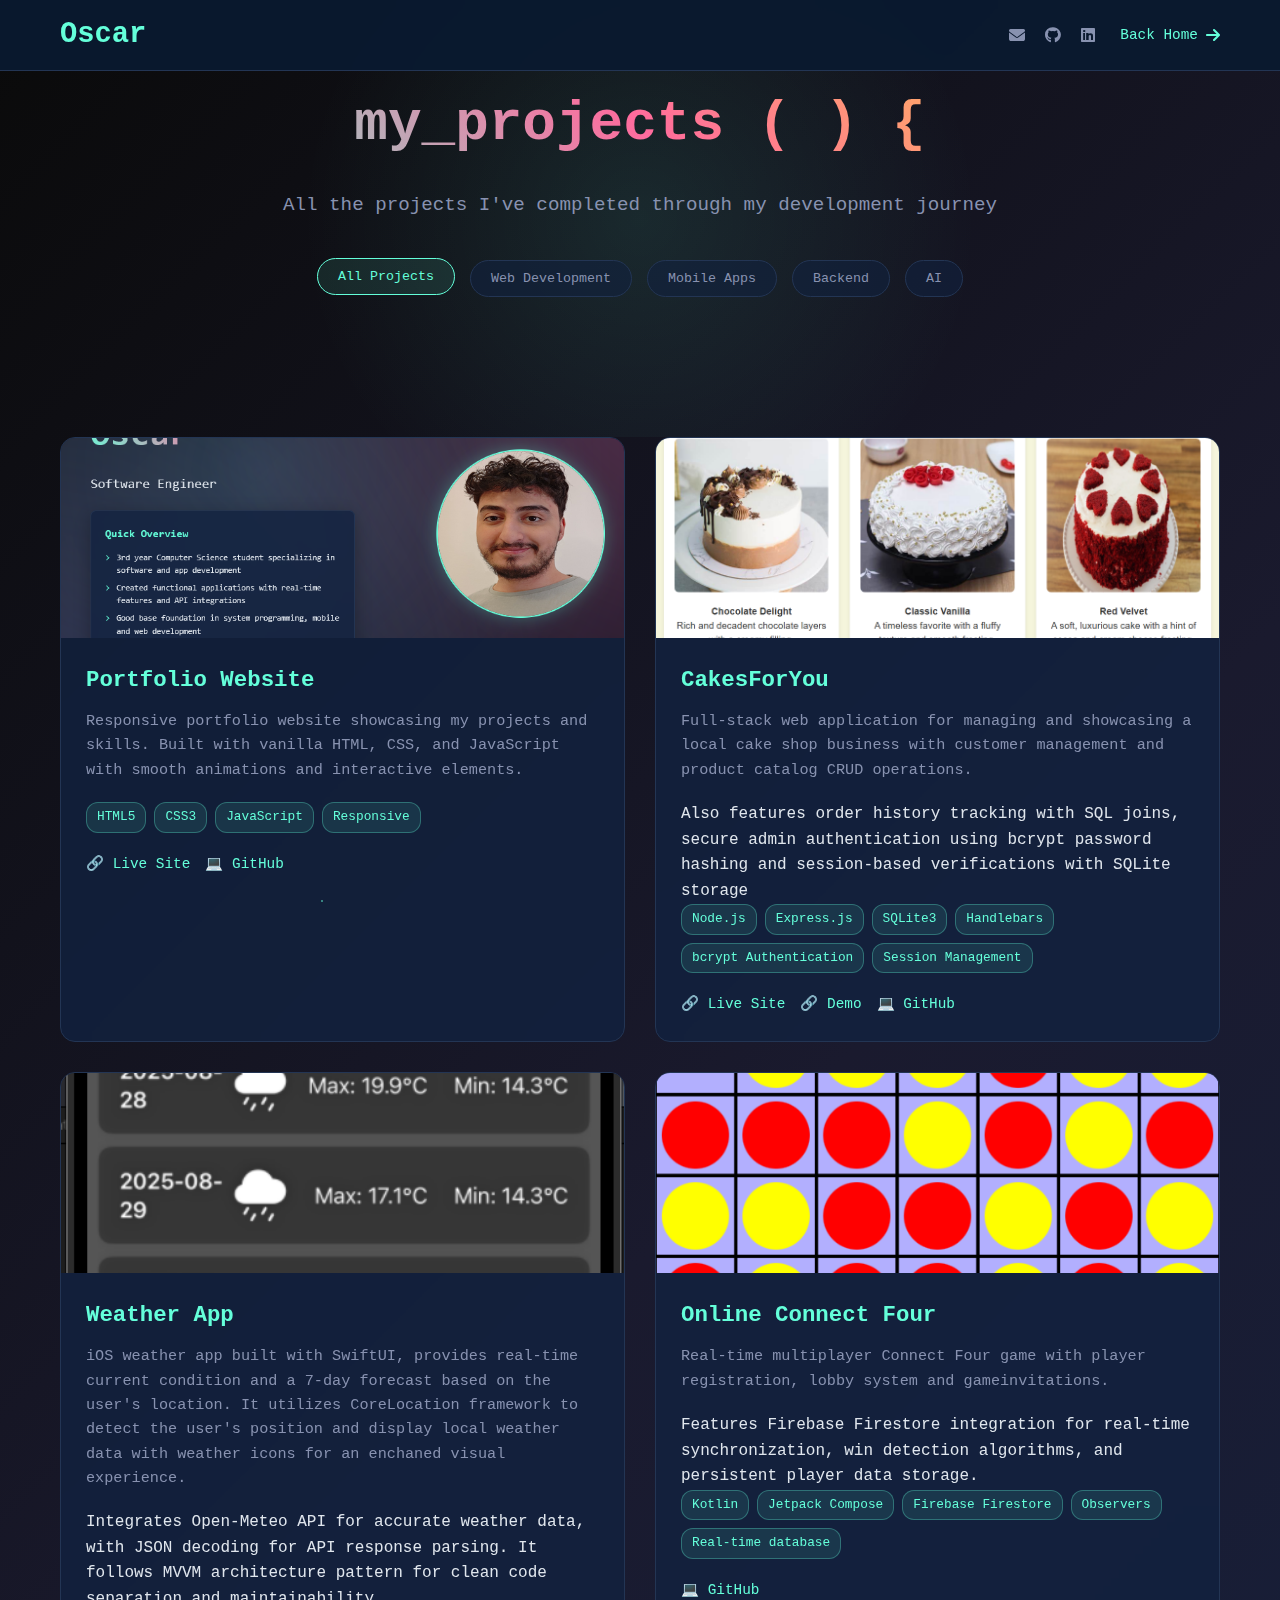
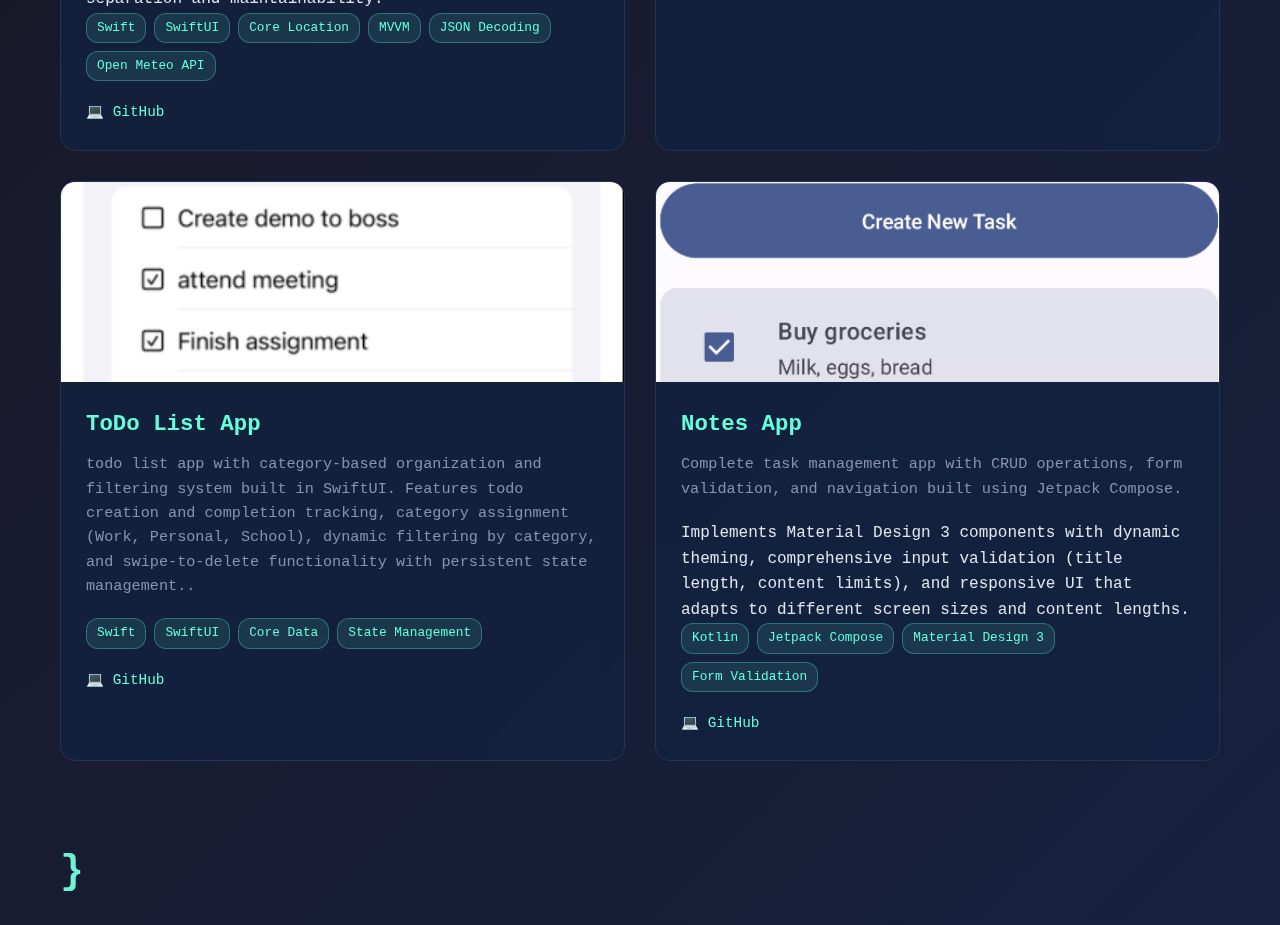
<file: projects.html>
<!DOCTYPE html>
<html lang="en">

<head>
    <meta charset="UTF-8">
    <meta name="viewport" content="width=device-width, initial-scale=1.0">
    <link rel="stylesheet" href="public/styles/projects.css">
       <link rel="stylesheet" href="https://cdnjs.cloudflare.com/ajax/libs/font-awesome/6.4.0/css/all.min.css">
    <title>Projects - Oscar's Portfolio</title>
</head>

<body>


    <nav class="nav">
        <div class="nav-container">
            <a href="index.html" class="logo">Oscar</a>
            <div class="nav-links">
                <div class="nav-contact">
                    <a href="mailto:asos.oscar@hotmail.com" class="contact-item">
                        <i class="fas fa-envelope"></i>
                    </a>
                    <a href="https://github.com/oscarassaf" class="contact-item" target="_blank">
                        <i class="fab fa-github"></i>
                    </a>
                    <a href="https://linkedin.com/in/" class="contact-item" target="_blank">
                        <i class="fab fa-linkedin"></i>
                    </a>
                </div>
               <a href="index.html" class="back-btn"> Back Home <i class="fas fa-arrow-right"></i>
                </a>
            </div>
        </div>
    </nav>

   

    <section class="projects-hero">
        <div class="container">
            <div class="hero-content fade-in">
                <h1 class="projects-title">my_projects ( ) {</h1>
                <p class="projects-subtitle">All the projects I've completed through my development journey</p>



                <div class="filter-container">
                    <!-- dropdown for mobile -->
                    <select class="filter-dropdown" id="mobileFilter">
                        <option value="all">All Projects</option>
                        <option value="web">Web Development</option>
                        <option value="mobile">Mobile Apps</option>
                        <option value="backend">Backend</option>
                        <option value="ai">AI</option>
                    </select>

                    <!-- buttons for desktop -->
                    <button class="filter-btn active" data-filter="all">All Projects</button>
                    <button class="filter-btn" data-filter="web">Web Development</button>
                    <button class="filter-btn" data-filter="mobile">Mobile Apps</button>
                    <button class="filter-btn" data-filter="backend">Backend</button>
                    <button class="filter-btn" data-filter="ai">AI</button>
                </div>
            </div>
        </div>
    </section>

    <section class="projects-section">
        <div class="container">
            <div class="projects-grid fade-in">
                <div class="loading-placeholder">
                    <div class="loading-spinner"></div>
                    <p>Loading projects...</p>
                </div>
            </div>

            <div class="fade-in">
                <h2 class="closing-title">}</h2>
            </div>
        </div>
    </section>

    <script src="public/scripts/main.js"></script>
</body>

</html>
</file>
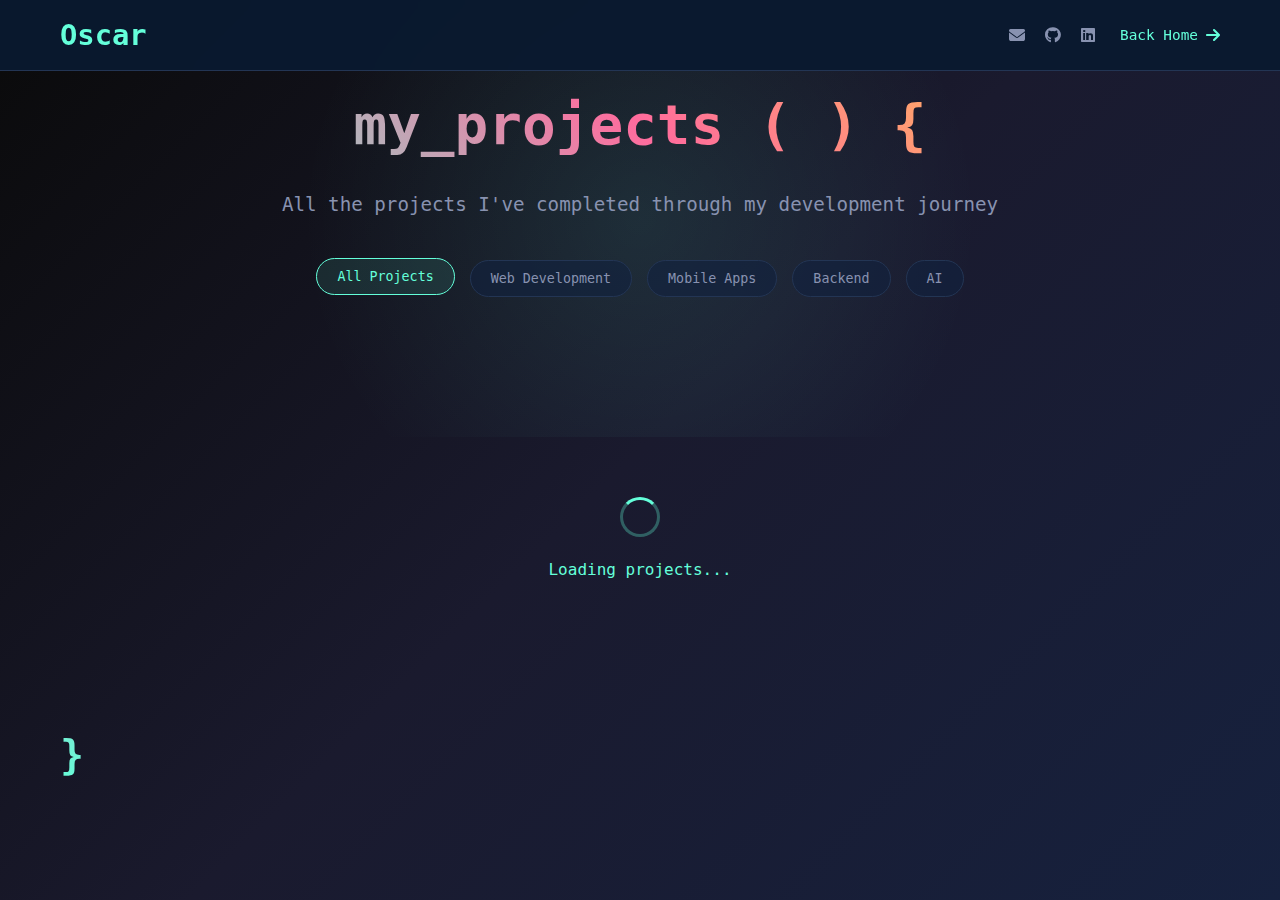
<file: Public/Projects.html>
<!DOCTYPE html>
<html lang="en">

<head>
    <meta charset="UTF-8">
    <meta name="viewport" content="width=device-width, initial-scale=1.0">
    <link rel="stylesheet" href="Styles/projects.css">
       <link rel="stylesheet" href="https://cdnjs.cloudflare.com/ajax/libs/font-awesome/6.4.0/css/all.min.css">
    <title>Projects - Oscar's Portfolio</title>
</head>

<body>


    <nav class="nav">
        <div class="nav-container">
            <a href="index.html" class="logo">Oscar</a>
            <div class="nav-links">
                <div class="nav-contact">
                    <a href="mailto:asos.oscar@hotmail.com" class="contact-item">
                        <i class="fas fa-envelope"></i>
                    </a>
                    <a href="https://github.com/oscarassaf" class="contact-item" target="_blank">
                        <i class="fab fa-github"></i>
                    </a>
                    <a href="https://linkedin.com/in/" class="contact-item" target="_blank">
                        <i class="fab fa-linkedin"></i>
                    </a>
                </div>
               <a href="Index.html" class="back-btn"> Back Home <i class="fas fa-arrow-right"></i>
                </a>
            </div>
        </div>
    </nav>

   

    <section class="projects-hero">
        <div class="container">
            <div class="hero-content fade-in">
                <h1 class="projects-title">my_projects ( ) {</h1>
                <p class="projects-subtitle">All the projects I've completed through my development journey</p>



                <div class="filter-container">
                    <!-- dropdown for mobile -->
                    <select class="filter-dropdown" id="mobileFilter">
                        <option value="all">All Projects</option>
                        <option value="web">Web Development</option>
                        <option value="mobile">Mobile Apps</option>
                        <option value="backend">Backend</option>
                        <option value="ai">AI</option>
                    </select>

                    <!-- buttons for desktop -->
                    <button class="filter-btn active" data-filter="all">All Projects</button>
                    <button class="filter-btn" data-filter="web">Web Development</button>
                    <button class="filter-btn" data-filter="mobile">Mobile Apps</button>
                    <button class="filter-btn" data-filter="backend">Backend</button>
                    <button class="filter-btn" data-filter="ai">AI</button>
                </div>
            </div>
        </div>
    </section>

    <section class="projects-section">
        <div class="container">
            <div class="projects-grid fade-in">
                <div class="loading-placeholder">
                    <div class="loading-spinner"></div>
                    <p>Loading projects...</p>
                </div>
            </div>

            <div class="fade-in">
                <h2 class="closing-title">}</h2>
            </div>
        </div>
    </section>

    <script src="Scripts/Main.js"></script>
</body>

</html>
</file>
<file: public/styles/projects.css>
* {
    margin: 0;
    padding: 0;
    box-sizing: border-box;
}

body {
    font-family: 'Monaco', 'Menlo', 'Ubuntu Mono', monospace;
    background: linear-gradient(135deg, #0a0a0a 0%, #1a1a2e 50%, #16213e 100%);
    color: #e0e6ed;
    line-height: 1.6;
    overflow-x: hidden;
    min-height: 100vh;
}

.container {
    max-width: 1200px;
    margin: 0 auto;
    padding: 0 20px;
}

.nav {
    position: fixed;
    top: 0;
    left: 0;
    right: 0;
    background: rgba(10, 25, 47, 0.95);
    backdrop-filter: blur(10px);
    border-bottom: 1px solid #233554;
    padding: 12px 0;
    z-index: 1000;
    transition: all 0.3s ease;
}

.nav-container {
    max-width: 1200px;
    margin: 0 auto;
    display: flex;
    justify-content: space-between;
    align-items: center;
    padding: 0 20px;
}

.logo {
    font-size: 1.8rem;
    font-weight: bold;
    color: #64ffda;
    text-decoration: none;
    transition: color 0.3s ease;
}

.logo:hover {
    color: #ff6b9d;
}

.nav-links {
    display: flex;
    align-items: center;
    gap: 25px;
}

.nav-contact {
    display: flex;
    align-items: center;
    gap: 20px;
}

.contact-item {
    display: flex;
    align-items: center;
    gap: 8px;
    color: #8892b0;
    text-decoration: none;
    font-size: 0.9rem;
    transition: color 0.3s ease;
}

.contact-item:hover {
    color: #64ffda;
}

.contact-item i {
    font-size: 1rem;
}


.back-btn {
    color: #64ffda;
    text-decoration: none;
    font-size: 0.9rem;
    transition: all 0.3s ease;
    display: flex;
    align-items: center;
    gap: 8px;
    position: relative;
}

.back-btn:hover {
    color: #ff6b9d;
    transform: translateY(-2px);
}

.back-btn i {
    font-size: 1rem;
}


.back-btn:hover::after {
    transform: translateX(5px);
}


.projects-hero {
    padding: 80px 0;
    text-align: center;
    position: relative;
}

.projects-hero::before {
    content: '';
    position: absolute;
    top: 0;
    left: 0;
    right: 0;
    bottom: 0;
    background: radial-gradient(circle at 50% 50%, rgba(100, 255, 218, 0.1) 0%, transparent 50%);
}


.projects-title {
    font-size: 3.5rem;
    margin-bottom: 20px;
    background: linear-gradient(45deg, #64ffda, #ff6b9d, #ffd93d);
    -webkit-background-clip: text;
    -webkit-text-fill-color: transparent;
    background-clip: text;
}

.projects-subtitle {
    font-size: 1.2rem;
    color: #8892b0;
    margin-bottom: 40px;
}

.filter-container {
    display: flex;
    justify-content: center;
    gap: 15px;
    margin-bottom: 60px;
    flex-wrap: wrap;
}

.filter-btn {
    padding: 10px 20px;
    background: rgba(17, 34, 64, 0.6);
    border: 1px solid #233554;
    color: #8892b0;
    border-radius: 25px;
    cursor: pointer;
    transition: all 0.3s ease;
    font-family: inherit;
}


.filter-btn.active {
    background: rgba(100, 255, 218, 0.1);
    border-color: #64ffda;
    color: #64ffda;
    transform: translateY(-2px);
}

.projects-grid {
    display: grid;
    grid-template-columns: repeat(auto-fit, minmax(380px, 1fr));
    gap: 30px;
    margin-bottom: 80px;
}

.project-card {
    background: rgba(17, 34, 64, 0.8);
    border: 1px solid #233554;
    border-radius: 15px;
    padding: 0;
    transition: all 0.3s ease;
    backdrop-filter: blur(10px);
    overflow: hidden;
    position: relative;
}

.project-card:hover {
    transform: translateY(-10px);
    box-shadow: 0 20px 40px rgba(100, 255, 218, 0.15);
    border-color: #64ffda;
}

.project-image {
    width: 100%;
    height: 200px;
    background: linear-gradient(45deg, #233554, #1a1a2e);
    display: flex;
    align-items: center;
    justify-content: center;
    font-size: 3rem;
    color: #64ffda;
    position: relative;
    overflow: hidden;
    background-size: cover;
    background-position: center;
}

.project-image img {
    width: 100%;
    height: 100%;
    object-fit: cover;
    transition: transform 0.3s ease;
}

.project-card:hover .project-image img {
    transform: scale(1.1);
}

.project-image::before {
    content: '';
    position: absolute;
    top: 0;
    left: -100%;
    width: 100%;
    height: 100%;
    background: linear-gradient(90deg, transparent, rgba(100, 255, 218, 0.2), transparent);
    transition: left 0.5s ease;
}

.project-card:hover .project-image::before {
    left: 100%;
}

.project-content {
    padding: 25px;
}

.project-title {
    color: #64ffda;
    font-size: 1.4rem;
    margin-bottom: 10px;
}

.closing-title {
    font-size: 2.5rem;
    margin-bottom: 20px;
    background: linear-gradient(45deg, #64ffda, #ff6b9d, #ffd93d);
    -webkit-background-clip: text;
    -webkit-text-fill-color: transparent;
    background-clip: text;
    font-weight: bold;
}

.project-description {
    color: #8892b0;
    margin-bottom: 20px;
    font-size: 0.95rem;
}

.project-tech {
    display: flex;
    flex-wrap: wrap;
    gap: 8px;
    margin-bottom: 20px;
}

.tech-tag {
    background: rgba(100, 255, 218, 0.1);
    color: #64ffda;
    padding: 4px 10px;
    border-radius: 12px;
    font-size: 0.8rem;
    border: 1px solid rgba(100, 255, 218, 0.3);
}

.project-links {
    display: flex;
    gap: 15px;
}

.project-link {
    color: #64ffda;
    text-decoration: none;
    font-size: 0.9rem;
    transition: color 0.3s ease;
    display: flex;
    align-items: center;
    gap: 5px;
}

.project-link:hover {
    color: #ff6b9d;
}

.project-status {
    position: absolute;
    top: 15px;
    right: 15px;
    padding: 5px 12px;
    border-radius: 15px;
    font-size: 0.8rem;
    font-weight: bold;
}

.status-completed {
    background: rgba(100, 255, 218, 0.2);
    color: #64ffda;
    border: 1px solid #64ffda;
}

.status-inprogress {
    background: rgba(255, 211, 61, 0.2);
    color: #ffd93d;
    border: 1px solid #ffd93d;
}

.status-archived {
    background: rgba(139, 146, 176, 0.2);
    color: #8892b0;
    border: 1px solid #8892b0;
}

/* Loading & error */
.loading-placeholder {
    grid-column: 1 / -1;
    text-align: center;
    padding: 60px;
    color: #64ffda;
}

.loading-spinner {
    width: 40px;
    height: 40px;
    border: 3px solid rgba(100, 255, 218, 0.3);
    border-top: 3px solid #64ffda;
    border-radius: 50%;
    animation: spin 1s linear infinite;
    margin: 0 auto 20px;
}

@keyframes spin {
    0% {
        transform: rotate(0deg);
    }

    100% {
        transform: rotate(360deg);
    }
}

.error-message {
    grid-column: 1 / -1;
    text-align: center;
    padding: 60px;
    color: #ff6b9d;
    background: rgba(17, 34, 64, 0.6);
    border: 1px solid #ff6b9d;
    border-radius: 10px;
}

.error-message h3 {
    margin-bottom: 15px;
}

.retry-btn {
    margin-top: 20px;
    padding: 10px 20px;
    background: transparent;
    border: 1px solid #64ffda;
    color: #64ffda;
    border-radius: 5px;
    cursor: pointer;
    transition: all 0.3s ease;
}

.retry-btn:hover {
    background: rgba(100, 255, 218, 0.1);
}

/* Animations */
.fade-in {
    opacity: 0;
    transform: translateY(30px);
    transition: all 0.6s ease;
}

.fade-in.visible {
    opacity: 1;
    transform: translateY(0);
}


@media (max-width: 768px) {
    .projects-title {
        font-size: 2.5rem;
    }

    .projects-grid {
        grid-template-columns: 1fr;
    }

    .filter-container {
        flex-direction: column;
        align-items: center;
    }

    .nav {
        flex-direction: column;
        gap: 20px;
    }

    .filter-container {
        position: relative;
        display: block;
        margin-bottom: 40px;
    }

    .filter-btn {
        display: none;
    }


    .filter-dropdown {
        display: block;
        width: 100%;
        max-width: 280px;
        margin: 0 auto;
        padding: 15px 20px;
        background: rgba(17, 34, 64, 0.8);
        border: 2px solid #233554;
        color: #e0e6ed;
        border-radius: 12px;
        font-family: inherit;
        font-size: 1rem;
        cursor: pointer;
        transition: all 0.3s ease;
        backdrop-filter: blur(10px);
        background-image: url("data:image/svg+xml,%3csvg xmlns='http://www.w3.org/2000/svg' fill='none' viewBox='0 0 20 20'%3e%3cpath stroke='%2364ffda' stroke-linecap='round' stroke-linejoin='round' stroke-width='1.5' d='M6 8l4 4 4-4'/%3e%3c/svg%3e");
        background-position: right 15px center;
        background-repeat: no-repeat;
        background-size: 20px;
        padding-right: 50px;
        appearance: none;
        -webkit-appearance: none;
        -moz-appearance: none;
    }

    .filter-dropdown:focus {
        outline: none;
        border-color: #64ffda;
        box-shadow: 0 0 0 3px rgba(100, 255, 218, 0.1);
    }

    .filter-dropdown:hover {
        border-color: #64ffda;
        transform: translateY(-2px);
        box-shadow: 0 8px 25px rgba(100, 255, 218, 0.15);
    }


    .filter-dropdown option {
        background: rgba(17, 34, 64, 0.95);
        color: #e0e6ed;
        padding: 10px;
        border: none;
    }

    .filter-dropdown option:hover,
    .filter-dropdown option:checked {
        background: rgba(100, 255, 218, 0.1);
        color: #64ffda;
    }
}

/* hides the dropdown and shows the buttons again */
@media (min-width: 769px) {
    .filter-dropdown {
        display: none;
    }
}
</file>
<file: Public/Styles/projects.css>
* {
    margin: 0;
    padding: 0;
    box-sizing: border-box;
}

body {
    font-family: 'Monaco', 'Menlo', 'Ubuntu Mono', monospace;
    background: linear-gradient(135deg, #0a0a0a 0%, #1a1a2e 50%, #16213e 100%);
    color: #e0e6ed;
    line-height: 1.6;
    overflow-x: hidden;
    min-height: 100vh;
}

.container {
    max-width: 1200px;
    margin: 0 auto;
    padding: 0 20px;
}

.nav {
    position: fixed;
    top: 0;
    left: 0;
    right: 0;
    background: rgba(10, 25, 47, 0.95);
    backdrop-filter: blur(10px);
    border-bottom: 1px solid #233554;
    padding: 12px 0;
    z-index: 1000;
    transition: all 0.3s ease;
}

.nav-container {
    max-width: 1200px;
    margin: 0 auto;
    display: flex;
    justify-content: space-between;
    align-items: center;
    padding: 0 20px;
}

.logo {
    font-size: 1.8rem;
    font-weight: bold;
    color: #64ffda;
    text-decoration: none;
    transition: color 0.3s ease;
}

.logo:hover {
    color: #ff6b9d;
}

.nav-links {
    display: flex;
    align-items: center;
    gap: 25px;
}

.nav-contact {
    display: flex;
    align-items: center;
    gap: 20px;
}

.contact-item {
    display: flex;
    align-items: center;
    gap: 8px;
    color: #8892b0;
    text-decoration: none;
    font-size: 0.9rem;
    transition: color 0.3s ease;
}

.contact-item:hover {
    color: #64ffda;
}

.contact-item i {
    font-size: 1rem;
}


.back-btn {
    color: #64ffda;
    text-decoration: none;
    font-size: 0.9rem;
    transition: all 0.3s ease;
    display: flex;
    align-items: center;
    gap: 8px;
    position: relative;
}

.back-btn:hover {
    color: #ff6b9d;
    transform: translateY(-2px);
}

.back-btn i {
    font-size: 1rem;
}


.back-btn:hover::after {
    transform: translateX(5px);
}


.projects-hero {
    padding: 80px 0;
    text-align: center;
    position: relative;
}

.projects-hero::before {
    content: '';
    position: absolute;
    top: 0;
    left: 0;
    right: 0;
    bottom: 0;
    background: radial-gradient(circle at 50% 50%, rgba(100, 255, 218, 0.1) 0%, transparent 50%);
}


.projects-title {
    font-size: 3.5rem;
    margin-bottom: 20px;
    background: linear-gradient(45deg, #64ffda, #ff6b9d, #ffd93d);
    -webkit-background-clip: text;
    -webkit-text-fill-color: transparent;
    background-clip: text;
}

.projects-subtitle {
    font-size: 1.2rem;
    color: #8892b0;
    margin-bottom: 40px;
}

.filter-container {
    display: flex;
    justify-content: center;
    gap: 15px;
    margin-bottom: 60px;
    flex-wrap: wrap;
}

.filter-btn {
    padding: 10px 20px;
    background: rgba(17, 34, 64, 0.6);
    border: 1px solid #233554;
    color: #8892b0;
    border-radius: 25px;
    cursor: pointer;
    transition: all 0.3s ease;
    font-family: inherit;
}


.filter-btn.active {
    background: rgba(100, 255, 218, 0.1);
    border-color: #64ffda;
    color: #64ffda;
    transform: translateY(-2px);
}

.projects-grid {
    display: grid;
    grid-template-columns: repeat(auto-fit, minmax(380px, 1fr));
    gap: 30px;
    margin-bottom: 80px;
}

.project-card {
    background: rgba(17, 34, 64, 0.8);
    border: 1px solid #233554;
    border-radius: 15px;
    padding: 0;
    transition: all 0.3s ease;
    backdrop-filter: blur(10px);
    overflow: hidden;
    position: relative;
}

.project-card:hover {
    transform: translateY(-10px);
    box-shadow: 0 20px 40px rgba(100, 255, 218, 0.15);
    border-color: #64ffda;
}

.project-image {
    width: 100%;
    height: 200px;
    background: linear-gradient(45deg, #233554, #1a1a2e);
    display: flex;
    align-items: center;
    justify-content: center;
    font-size: 3rem;
    color: #64ffda;
    position: relative;
    overflow: hidden;
    background-size: cover;
    background-position: center;
}

.project-image img {
    width: 100%;
    height: 100%;
    object-fit: cover;
    transition: transform 0.3s ease;
}

.project-card:hover .project-image img {
    transform: scale(1.1);
}

.project-image::before {
    content: '';
    position: absolute;
    top: 0;
    left: -100%;
    width: 100%;
    height: 100%;
    background: linear-gradient(90deg, transparent, rgba(100, 255, 218, 0.2), transparent);
    transition: left 0.5s ease;
}

.project-card:hover .project-image::before {
    left: 100%;
}

.project-content {
    padding: 25px;
}

.project-title {
    color: #64ffda;
    font-size: 1.4rem;
    margin-bottom: 10px;
}

.closing-title {
    font-size: 2.5rem;
    margin-bottom: 20px;
    background: linear-gradient(45deg, #64ffda, #ff6b9d, #ffd93d);
    -webkit-background-clip: text;
    -webkit-text-fill-color: transparent;
    background-clip: text;
    font-weight: bold;
}

.project-description {
    color: #8892b0;
    margin-bottom: 20px;
    font-size: 0.95rem;
}

.project-tech {
    display: flex;
    flex-wrap: wrap;
    gap: 8px;
    margin-bottom: 20px;
}

.tech-tag {
    background: rgba(100, 255, 218, 0.1);
    color: #64ffda;
    padding: 4px 10px;
    border-radius: 12px;
    font-size: 0.8rem;
    border: 1px solid rgba(100, 255, 218, 0.3);
}

.project-links {
    display: flex;
    gap: 15px;
}

.project-link {
    color: #64ffda;
    text-decoration: none;
    font-size: 0.9rem;
    transition: color 0.3s ease;
    display: flex;
    align-items: center;
    gap: 5px;
}

.project-link:hover {
    color: #ff6b9d;
}

.project-status {
    position: absolute;
    top: 15px;
    right: 15px;
    padding: 5px 12px;
    border-radius: 15px;
    font-size: 0.8rem;
    font-weight: bold;
}

.status-completed {
    background: rgba(100, 255, 218, 0.2);
    color: #64ffda;
    border: 1px solid #64ffda;
}

.status-inprogress {
    background: rgba(255, 211, 61, 0.2);
    color: #ffd93d;
    border: 1px solid #ffd93d;
}

.status-archived {
    background: rgba(139, 146, 176, 0.2);
    color: #8892b0;
    border: 1px solid #8892b0;
}

/* Loading & error */
.loading-placeholder {
    grid-column: 1 / -1;
    text-align: center;
    padding: 60px;
    color: #64ffda;
}

.loading-spinner {
    width: 40px;
    height: 40px;
    border: 3px solid rgba(100, 255, 218, 0.3);
    border-top: 3px solid #64ffda;
    border-radius: 50%;
    animation: spin 1s linear infinite;
    margin: 0 auto 20px;
}

@keyframes spin {
    0% {
        transform: rotate(0deg);
    }

    100% {
        transform: rotate(360deg);
    }
}

.error-message {
    grid-column: 1 / -1;
    text-align: center;
    padding: 60px;
    color: #ff6b9d;
    background: rgba(17, 34, 64, 0.6);
    border: 1px solid #ff6b9d;
    border-radius: 10px;
}

.error-message h3 {
    margin-bottom: 15px;
}

.retry-btn {
    margin-top: 20px;
    padding: 10px 20px;
    background: transparent;
    border: 1px solid #64ffda;
    color: #64ffda;
    border-radius: 5px;
    cursor: pointer;
    transition: all 0.3s ease;
}

.retry-btn:hover {
    background: rgba(100, 255, 218, 0.1);
}

/* Animations */
.fade-in {
    opacity: 0;
    transform: translateY(30px);
    transition: all 0.6s ease;
}

.fade-in.visible {
    opacity: 1;
    transform: translateY(0);
}


@media (max-width: 768px) {
    .projects-title {
        font-size: 2.5rem;
    }

    .projects-grid {
        grid-template-columns: 1fr;
    }

    .filter-container {
        flex-direction: column;
        align-items: center;
    }

    .nav {
        flex-direction: column;
        gap: 20px;
    }

    .filter-container {
        position: relative;
        display: block;
        margin-bottom: 40px;
    }

    .filter-btn {
        display: none;
    }


    .filter-dropdown {
        display: block;
        width: 100%;
        max-width: 280px;
        margin: 0 auto;
        padding: 15px 20px;
        background: rgba(17, 34, 64, 0.8);
        border: 2px solid #233554;
        color: #e0e6ed;
        border-radius: 12px;
        font-family: inherit;
        font-size: 1rem;
        cursor: pointer;
        transition: all 0.3s ease;
        backdrop-filter: blur(10px);
        background-image: url("data:image/svg+xml,%3csvg xmlns='http://www.w3.org/2000/svg' fill='none' viewBox='0 0 20 20'%3e%3cpath stroke='%2364ffda' stroke-linecap='round' stroke-linejoin='round' stroke-width='1.5' d='M6 8l4 4 4-4'/%3e%3c/svg%3e");
        background-position: right 15px center;
        background-repeat: no-repeat;
        background-size: 20px;
        padding-right: 50px;
        appearance: none;
        -webkit-appearance: none;
        -moz-appearance: none;
    }

    .filter-dropdown:focus {
        outline: none;
        border-color: #64ffda;
        box-shadow: 0 0 0 3px rgba(100, 255, 218, 0.1);
    }

    .filter-dropdown:hover {
        border-color: #64ffda;
        transform: translateY(-2px);
        box-shadow: 0 8px 25px rgba(100, 255, 218, 0.15);
    }


    .filter-dropdown option {
        background: rgba(17, 34, 64, 0.95);
        color: #e0e6ed;
        padding: 10px;
        border: none;
    }

    .filter-dropdown option:hover,
    .filter-dropdown option:checked {
        background: rgba(100, 255, 218, 0.1);
        color: #64ffda;
    }
}

/* hides the dropdown and shows the buttons again */
@media (min-width: 769px) {
    .filter-dropdown {
        display: none;
    }
}
</file>
